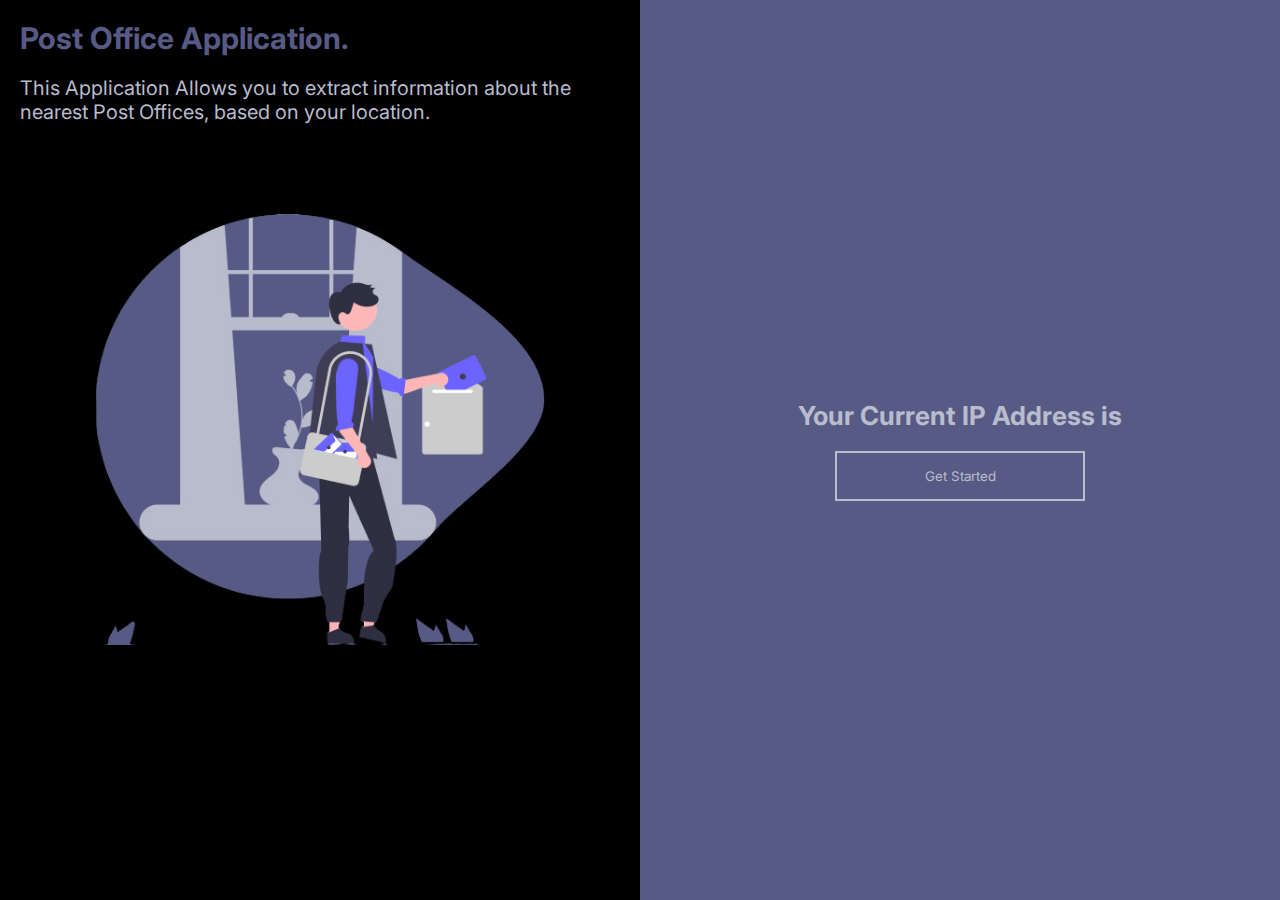
<file: index.html>
<!DOCTYPE html>
<html lang="en">

<head>
    <meta charset="UTF-8">
    <meta name="viewport" content="width=device-width, initial-scale=1.0">
    <link rel="stylesheet" href="style.css">
    <link rel="shortcut icon" href="#" type="image/x-icon">
    <link rel="preconnect" href="https://fonts.googleapis.com">
    <link rel="preconnect" href="https://fonts.gstatic.com" crossorigin>
    <link href="https://fonts.googleapis.com/css2?family=Inter:wght@400;500;600;700;800&display=swap" rel="stylesheet">
    <title>Document</title>
</head>

<body>

    <main>
        <div class="left">
            <div class="left-top">
                <span>Post Office Application.</span>
                <p>This Application Allows you to extract information about the nearest Post Offices, based on your
                    location.</p>
            </div>
            <div class="left-bottom">
                <img src="./resources/undraw_messenger_re_8bky_1-removebg-preview.png" alt="">
            </div>

        </div>

        <div class="right">
            <div class="main">
                <span>Your Current IP Address is <p id="ip"></p></span>
                <button class="get-started" id="getStartedBtn">Get Started</button>
            </div>
        </div>
    </main>

    <script src="https://ajax.googleapis.com/ajax/libs/jquery/3.2.1/jquery.min.js">
    </script>
    <script src="./script.js"></script>
</body>

</html>
</file>
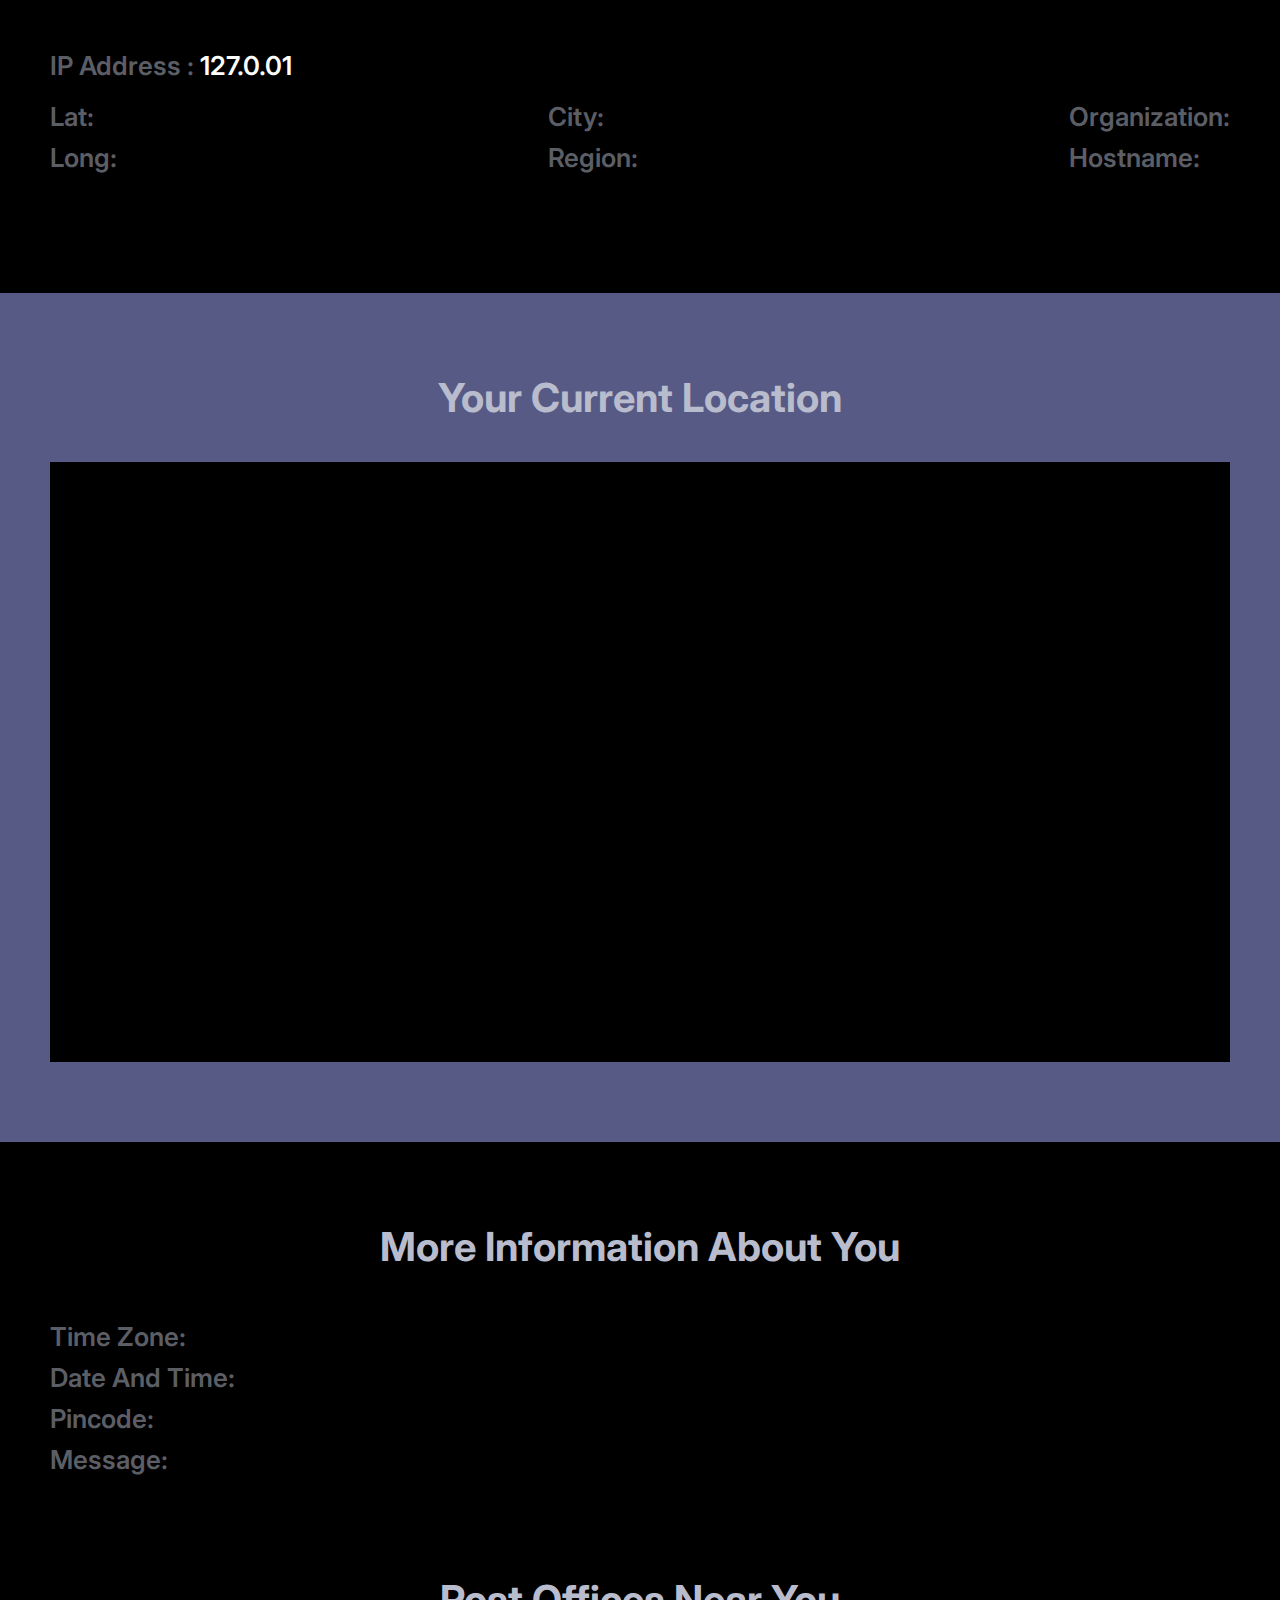
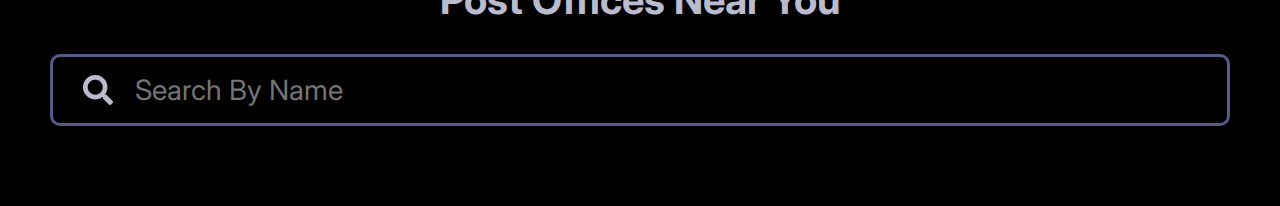
<file: home/index.html>
<!DOCTYPE html>
<html lang="en">

<head>
    <meta charset="UTF-8">
    <meta name="viewport" content="width=device-width, initial-scale=1.0">
    <link rel="stylesheet" href="style.css">

    <link rel="preconnect" href="https://fonts.googleapis.com">
    <link rel="preconnect" href="https://fonts.gstatic.com" crossorigin>
    <link href="https://fonts.googleapis.com/css2?family=Inter:wght@400;500;600;700;800&display=swap" rel="stylesheet">
    <title>Document</title>
</head>

<body>
    <header>
        <div class="header-top">
            <span id="ipAddess">IP Address : <span id="ip" style="color: white;">127.0.01</span></span>
        </div>
        <div class="header-bottom">
            <div>
                <span>Lat: <span id="lat"></span></span>
                <span>Long: <span id="long"></span></span>
            </div>
            <div>
                <span>City: <span id="city"></span></span>
                <span>Region: <span id="region"></span></span>
            </div>
            <div>
                <span>Organization: <span id="org"></span></span>
                <span>Hostname: <span id="hostname"></span></span>
            </div>

        </div>
    </header>

    <main>
        <div class="location">
            <span>Your Current Location</span>
            <iframe src="https://maps.google.com/maps?q=35.856737, 10.606619&z=15&output=embed" width="100%"
                height="600px" frameborder="0" style="border:0" id="map"></iframe>
        </div>
        <div class="your-info">
            <p>More Information About You</p>
            <div>
                <span>Time Zone: <span id="timezone"></span></span>
                <span>Date And Time: <span id="dateAndTime"></span></span>
                <span>Pincode: <span id="pin"></span></span>
                <span>Message: <span id="message"></span></span>
            </div>
        </div>
    </main>

    <footer>
        <span>Post Offices Near You</span>
        <div class="search-container">
            <img src="../resources/Vector.png" alt="">
            <input type="text" class="search" id="search" placeholder="Search By Name">
        </div>
        <div class="container" id="container">

            <!-- <div class="item">
                <span>Name</span>
                <span>Branch Type</span>
                <span>Delivery Status</span>
                <span>District</span>
                <span>Division</span>
            </div>

            <div class="item">
                <span>Name</span>
                <span>Branch Type</span>
                <span>Delivery Status</span>
                <span>District</span>
                <span>Division</span>
            </div>
            <div class="item">
                <span>Name</span>
                <span>Branch Type</span>
                <span>Delivery Status</span>
                <span>District</span>
                <span>Division</span>
            </div>
            <div class="item">
                <span>Name</span>
                <span>Branch Type</span>
                <span>Delivery Status</span>
                <span>District</span>
                <span>Division</span>
            </div> -->

        </div>
    </footer>


    <script src="./script.js"></script>
</body>

</html>
</file>
<file: style.css>
* {
    margin: 0;
    border: 0;
    font-family: 'Inter', sans-serif;
}

main {
    display: flex;
    width: 100%;
    height: 100%;
}

.left {
    background-color: black;
    display: flex;
    flex-direction: column;
    gap: 50px;
    height: 100vh;
    width: 50%;
}

.left-top {
    padding: 20px;
    display: flex;
    flex-direction: column;
    gap: 20px;
}

.left-top span {
    color: #575A85;
    font-size: 30px;
    font-weight: 700;
}

.left-top p {
    color: #B8BCCC;
    font-size: 20px;
}

.left-bottom {
    width: 450px;
    padding: 20px;
    align-self: center;
    background-color: black;
}

.left-bottom img {
    width: 100%;


}

.right {
    width: 50%;
    height: 100vh;
    background-color: #575A85;
    display: flex;
    justify-content: center;
    align-items: center;
}

.right .main {
    display: flex;
    flex-direction: column;
    gap: 20px;
}

.right .main span {
    color: #B8BCCC;
    font-size: 26px;
    font-weight: 700;
    display: inline;
}

.right .main p {
    display: inline;
    color: white;
}

.right button {
    border: 2px solid #B8BCCC;
    width: 250px;
    height: 50px;
    color: #B8BCCC;
    background-color: inherit;
    align-self: center;
}
</file>
<file: home/style.css>
* {
    margin: 0;
    border: 0;
    font-family: 'Inter', sans-serif;
    background-color: black;
}

header {
    display: flex;
    flex-direction: column;
    padding: 50px 50px 120px 50px;
    font-size: 26px;
    font-weight: 600;
    color: #B8BCCC80;
    gap: 20px;

}


.header-bottom {
    display: flex;
    justify-content: space-between;
}

.header-bottom div {
    display: flex;
    flex-direction: column;
    gap: 10px;
}

.header-bottom div span span {
    color: white;
}

main {
    display: flex;
    flex-direction: column;
    gap: 30px;
}

.location {
    background-color: #575A85;
    color: #B8BCCC;
    padding: 80px 50px;
    display: flex;
    flex-direction: column;
    gap: 40px;
}

.location span {
    background-color: inherit;
    font-size: 40px;
    font-weight: 700;
    align-self: center;
}

.your-info {
    display: flex;
    flex-direction: column;
    gap: 50px;
    color: #B8BCCC;
    padding: 50px;

}

.your-info>p {
    font-size: 40px;
    font-weight: 700;
    align-self: center;
}

.your-info div {
    display: flex;
    flex-direction: column;
    gap: 10px;
}

.your-info div>span {
    color: #B8BCCC80;
    font-size: 26px;
    font-weight: 600;
}

.your-info div>span span {
    color: white;
}



/* ----footer----- */

footer {
    display: flex;
    flex-direction: column;
    padding: 50px;
    gap: 30px;
}

footer>span {
    background-color: inherit;
    font-size: 40px;
    font-weight: 700;
    align-self: center;
    color: #B8BCCC;
}

.search-container {
    border: 3px solid #575A85;
    padding: 15px 30px;
    display: flex;
    gap: 20px;
    border-radius: 10px;
    align-items: center;
}

.search-container img {
    height: 100%;
}

.search-container input {
    color: #B8BCCC;
    font-size: 28px;
    outline: none;
    width: 95%;
}


.container {
    display: flex;
    flex-flow: row wrap;
    justify-content: space-between;
    gap: 70px;
}

.item {
    background-color: #575A85;
    color: #B8BCCC;
    display: flex;
    flex-direction: column;
    gap: 30px;
    width: 480px;
    height: 330px;
    padding: 30px 50px;
    border-radius: 10px;
}

.item span {
    background-color: inherit;
    font-size: 30px;
    font-weight: 700;
}
</file>
